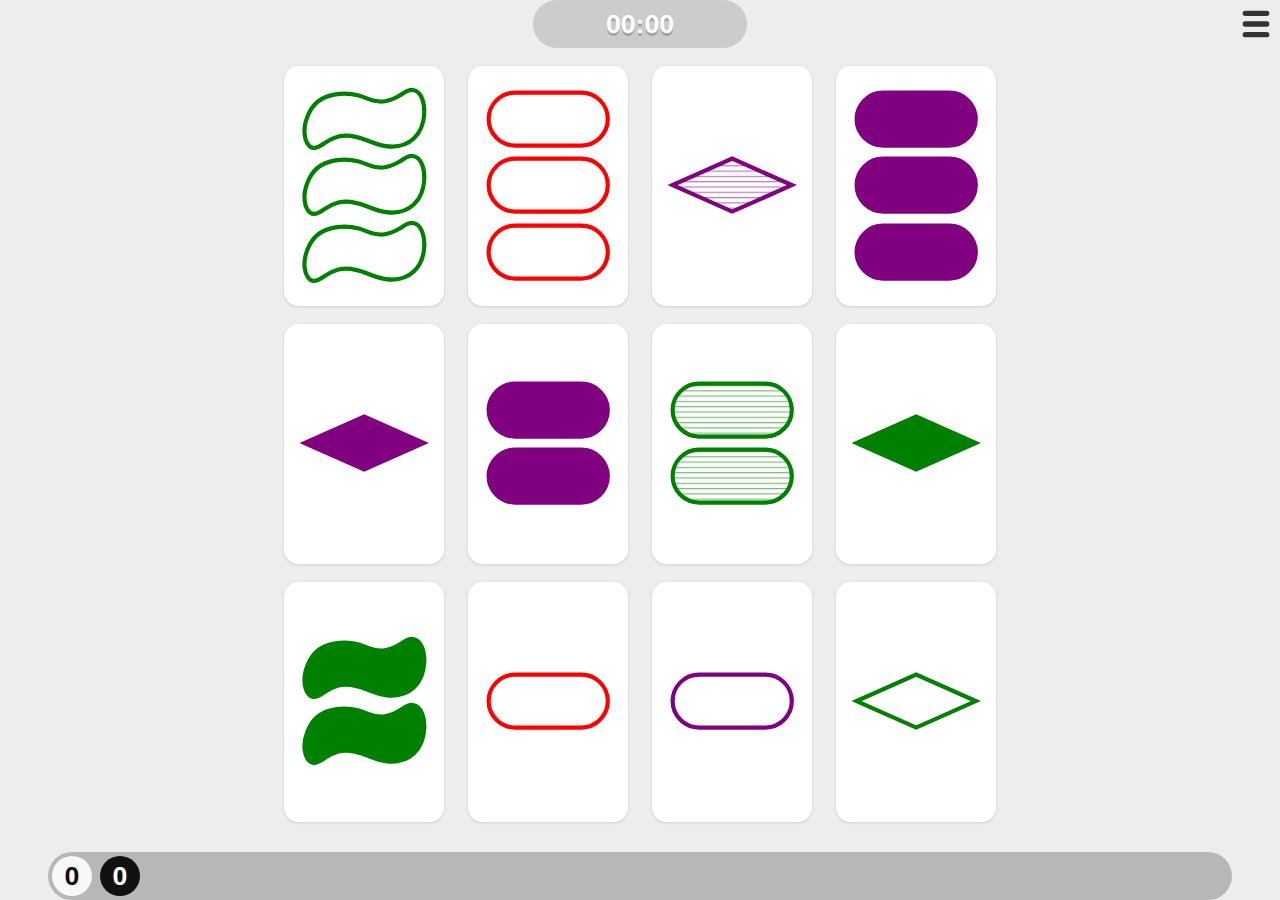
<file: v2/index.html>
<!DOCTYPE html>
<html>
	<meta charset="utf-8">
	<meta name="apple-mobile-web-app-capable" content="yes">
	<meta name="description" content="Free Multiplayer Online Set Card Game">
	<meta name="keywords" content="Set, Online, Game, Free, multiplayer, Card Game">
	<meta name="viewport" content="width=device-width, initial-scale=1, maximum-scale=1, user-scalable=no">
	<link rel="apple-touch-icon" sizes="152x152" href="apple-touch-icon.png">
	<link rel="shortcut icon" sizes="152x152" href="apple-touch-icon.png">
	<link rel="manifest" href="manifest.json">
<head>
    <title>Set - Online Card Game</title>
	<script src="js/timer.js"></script>
	<link href="css/widgets.css" rel="stylesheet" type="text/css"/>
	<link href="css/main.css" rel="stylesheet" type="text/css"/>
	<link rel="icon" type="image/png" href="icons/set3-64x64.png"/>

<style>
.red.stripes {
	fill: url(#red-stripes);
}
.purple.stripes {
	fill: url(#purple-stripes);
}
.green.stripes {
	fill: url(#green-stripes);
}

</style>
</head>

<body>
	<svg style="margin:0;padding:0;width:0;height:0;position:absolute;" id="svgroot">
		<defs>
			<pattern id="red-stripes" width="100" height="8" patternUnits="userSpaceOnUse">
				<rect x="0" y="0" width="100" height="8" style="fill:white"/>
				<line x1="0" y1="5" x2="100" y2="5" style="stroke:red;stroke-width:1"/>
			</pattern>
			<pattern id="purple-stripes" width="100" height="8" patternUnits="userSpaceOnUse">
				<rect x="0" y="0" width="100" height="8" style="fill:white"/>
				<line x1="0" y1="5" x2="100" y2="5" style="stroke:purple;stroke-width:1"/>
			</pattern>
			<pattern id="green-stripes" width="100" height="8" patternUnits="userSpaceOnUse">
				<rect x="0" y="0" width="100" height="8" style="fill:white"/>
				<line x1="0" y1="5" x2="100" y2="5" style="stroke:green;stroke-width:1"/>
			</pattern>
			<symbol id="rhomb" viewBox="0 0 200 100">
				<polygon points="10,50 100,90 190,50 100,10"/>
			</symbol>
			<symbol id="curve" viewBox="0 0 200 100">
				<path fill-rule="evenodd" clip-rule="evenodd" d="M10.029,73.672c-2.12-18.406,7.219-38.995,18.906-49.243
			C42.47,12.556,68.358,8.038,91.807,14.316c11.475,3.073,23.002,11.369,39.131,8.793c7.117-1.137,15.51-4.687,21.985-8.354
			c7.61-4.312,12.769-9.968,20.662-8.794c14.003,2.081,17.736,21.566,17.147,35.173c-1.327,30.703-21.781,54.83-58.035,49.684
			c-11.004-1.563-20.059-5.133-29.019-8.793c-11.257-4.602-26.929-9.902-42.648-5.717c-6.332,1.686-14.777,6.213-18.906,8.793
			c-3.593,2.248-11.866,9.15-18.905,8.354C14.687,92.492,10.908,81.309,10.029,73.672z"/>
			</symbol>
			<!--
			<path fill-rule="evenodd" id="curve" clip-rule="evenodd" d="M24.435,9.77c18.406-2.12,38.995,7.219,49.243,18.906
					C85.55,42.211,90.069,68.1,83.79,91.548c-3.073,11.475-11.369,23.002-8.793,39.131c1.137,7.117,4.687,15.51,8.354,21.985
					c4.312,7.61,9.968,12.769,8.794,20.662c-2.081,14.003-21.566,17.736-35.173,17.147c-30.704-1.327-54.83-21.781-49.684-58.035
					c1.563-11.004,5.132-20.059,8.793-29.019c4.601-11.257,9.901-26.929,5.716-42.648c-1.685-6.332-6.212-14.777-8.792-18.906
					C10.757,38.272,3.854,30,4.65,22.96C5.614,14.428,16.797,10.649,24.435,9.77z"/>
			-->
			<symbol id="pill" viewBox="0 0 200 100">
				<rect  x="10" y="10" width="180" height="80" rx="40" ry="40"/>
			</symbol>
			<symbol id="icon-cross" viewBox="0 0 400 400">
				<polygon points="341.921,87.363 313.637,59.079 200.5,172.216 87.363,59.079 59.079,87.363 172.216,200.5
					59.079,313.637 87.364,341.921 200.5,228.784 313.637,341.921 341.921,313.637 228.785,200.5 "/>
			</symbol>
			<symbol id="icon-check" viewBox="0 0 400 400">
				<polygon points="156.432,320.208 128.147,291.924 57.437,221.213 85.721,192.929 156.432,263.64 340.279,79.792
					368.563,108.076 "/>
			</symbol>
			<symbol id="icon-maximize" viewBox="0 0 32 32">
				<path d="M28,2h-6c-1.104,0-2,0.896-2,2s0.896,2,2,2h1.2l-4.6,4.601C18.28,10.921,18,11.344,18,12c0,1.094,0.859,2,2,2  c0.641,0,1.049-0.248,1.4-0.6L26,8.8V10c0,1.104,0.896,2,2,2s2-0.896,2-2V4C30,2.896,29.104,2,28,2z M12,18  c-0.641,0-1.049,0.248-1.4,0.6L6,23.2V22c0-1.104-0.896-2-2-2s-2,0.896-2,2v6c0,1.104,0.896,2,2,2h6c1.104,0,2-0.896,2-2  s-0.896-2-2-2H8.8l4.6-4.601C13.72,21.079,14,20.656,14,20C14,18.906,13.141,18,12,18z"/>
			</symbol>
			<symbol id="icon-minimize" viewBox="0 0 512 512">
				<path d="M320,224h96c17.7,0,32-14.3,32-32s-14.3-32-32-32h-19.2l73.6-73.6c5.1-5.1,9.6-11.9,9.6-22.4c0-17.5-13.7-32-32-32
					c-10.3,0-16.8,4-22.4,9.6L352,115.2V96c0-17.7-14.3-32-32-32s-32,14.3-32,32v96C288,209.7,302.3,224,320,224z"/>
				<path d="M64,480c10.3,0,16.8-4,22.4-9.6l73.6-73.6V416c0,17.7,14.3,32,32,32s32-14.3,32-32v-96c0-17.7-14.3-32-32-32H96
					c-17.7,0-32,14.3-32,32s14.3,32,32,32h19.2l-73.6,73.6c-5.1,5.1-9.6,11.9-9.6,22.4C32,465.5,45.7,480,64,480z"/>
			</symbol>
		</defs>

		<use x="0" y="0" xlink:href="#curve" id="symbol-curve"/>
		<use x="0" y="0" xlink:href="#pill" id="symbol-pill"/>
		<use x="0" y="0" xlink:href="#rhomb" id="symbol-rhomb"/>
	</svg>

	<div class="container" id="gameContainer">
    	<div id="gameBoard">
			<div id="columns"></div>
		</div>
    </div>
	<div id="controls">
		<!--<div id="counter"></div>-->
		<div class="control-buttons">
			<!-- <div class="button" id="btnHint" title="Hint">Hint</div> -->
			<div class="button" id="btnStart" title="New game">New game</div>
			<div class="button" id="btnSetup" title="Setup">Setup</div>
			<div class="button" id="btnTop" title="Top">Top results</div>
			<div class="button" id="btnReplay" title="Replay">Replay</div>
		</div>
	</div>



<div class="overlay" style="display:none">
	<div class="error" id="errorMessage">Oops!</div>
</div>

<div class="tooltip" id="toolbarTip" style="z-index:200"></div>

<!-- SETUP -->
<div class="overlay" style="display:none">
<div class="dialog" id="setupDialog">
	<div class="dialog-header">
		<span>Setup</span><span id="gameInfo"></span>
		<div class="close"><svg class="icon"><use xlink:href="#icon-cross"/></svg></div>
	</div>

	<div class="dialog-content">
		<p class="clearfix"><label>Keep score: </label><span class="check" id="keepScore"><svg class="icon" style="color:#993300"><use xlink:href="#icon-check"/></svg></span>
		</p>
		<p>Select number of players:</p>
		<div class="button">1</div>
		<div class="button">2</div>
		<div class="button">3</div>
		<div class="button">4</div>
		<div class="button">5</div>
		<div class="button">6</div>
	</div>
</div>
</div>

<!-- TOP RESULTS -->
<div class="overlay" style="display:none">
<div class="dialog" id="topResults">
	<div class="dialog-header"><span style="color:#fff;font-weight:bold">Top results</span>
		<div class="close"><svg class="icon"><use xlink:href="#icon-cross"/></svg></div>
	</div>

	<div class="dialog-content">
	<ol>
	</ol>
	<div class="button" id="clearResults">Clear</div>
	</div>
</div>
</div>

<div style="display:none" class="instruction" id="gameMessage"><span></span></div>

<div id="menuSwitch" class="corner-button">
	<svg width="24pt" height="24pt" viewBox="0 0 12 12">
		<rect x="1" y="1" width="10" rx="1" ry="1" height="2" />
		<rect x="1" y="5" width="10" rx="1" ry="1" height="2" />
		<rect x="1" y="9" width="10" rx="1" ry="1" height="2" /></svg>
</div>
<!--
<div id="maximizeBtn" class="corner-button" style="display:none">
	<svg width="24pt" height="24pt" >
		<use xlink:href="#icon-maximize"/>
	</svg>
</div>
-->
<div id="message">Message</div>

<script type="text/javascript" src="js/game.js"></script>
</body>

</html>
</file>
<file: v2/css/widgets.css>
.overlay {
	position: fixed;
	top: 0;
	left: 0;
	width: 100%;
	height: 100%;
	background-color:rgba(0,0,0,0.3);
	z-index: 500;
}
.dialog {
	overflow: hidden;
	position: absolute;
	top: 0;
	left: 0;
	outline: 0;
	/*display: none;*/
	border-radius: 6pt;
	box-shadow: 0 0 12pt 0 rgba(0, 0, 0, 0.4);
	z-index: 501;
}
#setupDialog {
	background-color: #333;
	color: #eee;
	border: 1px solid #222;
}
.dialog-content {
	position: relative;
	border: 0;
	padding: 6pt 12pt;
	background: none;
	overflow: auto;
	line-height: 24pt;
	font-size: 16pt;
	/*height: 100pt;*/

}
.dialog .dialog-header {
	float: left;
	white-space: nowrap;
	width: 100%;
	overflow: hidden;
	text-overflow: ellipsis;
	border-bottom: 1px solid #666;

	font-size: 16pt;
	line-height: 24pt;
	padding: 6pt 12pt;
}
.dialog .close {
	position: absolute;
	top: 0;
	right: 0;

	margin-top: 6pt;
	margin-right: 6pt;
	width: 24pt;
	height: 24pt;

	fill: #CCC;
	border: none;
	background: transparent;
}
.dialog .close:hover {
	background-color: #cc3300;
}
svg.icon {
	width: 100%;
	height: 100%;
}
.dialog .button {
	background-color: #666;
	border-radius: 6pt;
	padding: 6pt 12pt;
	color: #fff;
	text-align: center;
	box-sizing: border-box;
	cursor: pointer;
	font-size: 20pt;
	display: inline-block;
}
.dialog label {
	float: left;
	height: 24pt;
	line-height: 24pt;
	font-size: 15pt;
	margin-right: 6pt;
}
#gameInfo {
	text-align: center;
	font-size: .6em;
	line-height: 24pt;
	margin-left: 1em;
}
.clearfix {
	content: "";
	display: table;
	border-collapse: collapse;
	clear: both;
}
.dialog .check {
	width: 22pt;
	height: 22pt;
	border: 1px solid #666;
	border-radius: 3px;
	background-color: #555;
	float: left;
}
.check-off {
	fill: #666;
}
.check-on {
	fill: #0c0;
}
.error {
	position: absolute;
	box-sizing: border-box;
	height: 60pt;
	padding: 6pt;
	margin-top: -18pt;
	width: 80%;
	margin-left: 10%;
	left: 0;
	top: 50%;
	border-radius: 18pt;
	background-color: #cc3300;
	color: white;
	font-weight: bold;
	font-family: sans-serif;
	text-align: center;
	line-height: 48pt;
	font-size: 36pt;
	z-index: 501;
}
.overlay .error {
	opacity: 1;
}

.tooltip {
	font-family: 'Roboto Condensed', sans-serif;
	position: absolute;
  	/*width: 100pt;*/
  	color: #222;
  	background: #000;
  	height: 30pt;
	line-height: 30pt;
	text-align: center;
	border-radius: 6pt;
	font-size: 16pt;
	visibility: hidden;
	box-sizing: border-box;
	margin-left: -12pt;
	padding-left: 8pt;
	padding-right: 8pt;
	color: #eee;
}
.tooltip-success {
	color: #baed91;
}

.tooltip-error {
	color: #fea3aa;
}
.tooltip:after {
  	content: '';
	position: absolute;
	left: 100%;
	top: 50%;
	margin-top: -6pt;
	width: 0;
	height: 0;
	border-top: 6pt solid transparent;
	border-bottom: 6pt solid transparent;
	border-left: 12pt solid #000;
	border-right: 12pt solid transparent;
}
#gameMessage > span {
	display: inline-block;
	font-size: 16pt;
	text-align: center;
	line-height: 24pt;
	width: 100%;
}
.instruction {
	box-sizing: border-box;
	position: absolute;
	padding: 6pt;
	height: auto;
	width: calc(100% - 72pt);
	top: 50%;
	margin-top: -18pt;
	margin-left: 36pt;
	margin-right: 36pt;
	border-radius: 12pt;
}
.instruction.red {
	background-color: rgba(153, 51, 51, 1);
	color: #EEE;
}
.instruction.normal {
	background-color: rgba(0, 0, 0, 1);
	color: #EEE;
}
.instruction.green {
	background-color: #baed91;
	color: #000;
}
/*
 * Timer
 */
.game-timer {
	position: absolute;
	border-radius: 18pt;
	height: 36pt;
	padding: 3pt 18pt;
	color: #fff;
	background-color: #CCC;
	font-family: sans-serif;
	font-size: 20pt;
	line-height: 30pt;
	font-weight: bold;
	box-sizing: border-box;
	width: 8em;
	top: 0;
	left: 50%;
	margin-left: -4em;
	z-index: 101;
	text-align: center;
	text-shadow: 0 0.1em rgba(0, 0, 0, 0.2);
	cursor: pointer;
}

@keyframes zoom {
	0% {
	}
	10% {
		top: 50%;
		margin-top: -18pt;
		width: 16em;
		margin-left: -8em;
	}
	90% {
		top: 50%;
		margin-top: -18pt;
		width: 16em;
		margin-left: -8em;
	}
	100% {
	}
}
#topResults {
	background-color: #333;
	color: #eee;
	border: 1px solid #222;
	max-width: 100%;
	height: 360pt;
}
#topResults ol {
	margin: 0;
	padding-top: 0;
	padding-bottom: 0;
}
#topResults ol li {
	font-size: 16pt;
	line-height: 24pt;
	margin: 0;
	padding: 0;
	color: #ddd;
}
#topResults .date {
	float: right;
	width: 50%;
	text-align: left;
}
#topResults li.current {
	color: #ffa837;
	font-weight: bold;
}
</file>
<file: v2/css/main.css>
body {
		background-color: #eeeded;
		font-family: 'Roboto Condensed', sans-serif;
		margin: 0;
		padding: 0;
	}
	.container {
		position: absolute;
		top: 0;
		left: 0;
		width: 100%;
		height: 100%;
		background-color: #eeeded;
		padding-left: 36pt;
		padding-right: 36pt;
		padding-top: 36pt;
		padding-bottom: 36pt;
		box-sizing: border-box;
	}

	#gameBoard {
		position: relative;
		width: 100%;
		height: 100%;
		box-sizing: border-box;
		background-color: #eeeded;
	}
	#columns {
		width: auto;
		margin-right: auto;
		margin-left: auto;
	}
	#gameBoard .column {
		display: inline-block;
	}
	#gameBoard .cardHolder {
		width: 100%;
		height: 240px;
		margin-bottom: 10px;
		margin-top: 10px;
		position: relative;
	}
	.card {
		position: absolute;
		top: 0;
		left: 0;
		box-sizing: border-box;
		border: 1px solid #FFF;
		box-shadow: 0 1px 3px rgba(0, 0, 0, 0.12);
		text-align: center;
		background-color: white;
		padding: 12% 8%; /*.9em .6em*/
	}
	.card.animate {
		animation: card-slide 400ms ease-out;
		-webkit-animation: card-slide 400ms ease-out;
	}
	@keyframes card-slide {
		0% {
			margin-left: -25%;
			opacity: 0;
		}
		100% {
			margin-left: 0;
			opacity: 1;
		}
	}
	@-webkit-keyframes card-slide {
		0% {
			margin-left: -25%;
			opacity: 0;
		}
		100% {
			margin-left: 0;
			opacity: 1;
		}
	}

	.selected {
		/*border-color: black;*/
		/*background-color: lightgray;*/
		box-shadow: 0 10px 20px rgba(0,0,0,0.19);
		background-color: #AAA;
	}
	.wrong-selection {
		box-shadow: 0 10px 20px rgba(0,0,0,0.19);
		background-color: #A00;
	}
	.hint {
		background-color: #ec0;
	}
	.card:after {
		content: "";
		display: table;
		clear: both;
	}
	.player-area {
		position: absolute;
		border-radius: 18pt;
		background-color: #b8b6b6;
		font-family: sans-serif;
		font-size: 20pt;
		font-weight: bold;
		box-sizing: border-box;
	}
	.player-timer {
		position: absolute;
		background-color: #fff;
	}
	.player-top .player-timer {
		left: 0; top: 0; border-radius: 18pt 0 0 18pt; height: 36pt;}
	.player-bottom .player-timer {
		right: 0; top: 0; border-radius: 0 18pt 18pt 0; height: 36pt;}
	.player-left .player-timer {
		left: 0; bottom: 0; border-radius: 0 0 18pt 18pt; width: 36pt;}
	.player-right .player-timer {
		left: 0; top: 0; border-radius: 18pt 18pt 0 0; width: 36pt;}

	.player-contents div {
		/*
		position: absolute;
		line-height: 36pt;
		color: #222;
		*/
		float: left;

	}
	.player-contents {
		position: absolute;
	}

	.player-top,
	.player-bottom {
		height: 36pt;
		min-width: 72pt;
	}
	.player-right,
	.player-left {
		width: 36pt;
		min-height: 72pt;
	}

	.player-bottom > .player-contents {
		top: 0;
		left: 0;
	}
	.player-left > .player-contents {
		top: 0;
		left: 0;
	}
	.player-right > .player-contents {
		bottom: 0;
		left: 0;
	}
	.player-top > .player-contents {
		right: 0;
		top: 0;
	}

	.player-left > .player-contents div {
		transform: rotate(90deg);
	}
	.player-right > .player-contents div {
		transform: rotate(-90deg);
		bottom: 0;
	}
	.player-top > .player-contents div {
		transform: rotate(180deg);
	}

	.player-left {
		left: 0;
	}
	.player-right {
		right: 0;
	}
	.player-top {
		top: 0;
	}
	.player-bottom {
		bottom: 0;
	}
	.player-area .win-counter,
	.player-area .fail-counter {
		min-width: 30pt;
		min-height: 30pt;
		margin: 3pt;
		border-radius: 15pt;
		box-sizing: border-box;
		line-height: 30pt;
		text-align: center;
		font-size: 20pt;
		font-weight: bold;
	}
	.player-area .fail-counter {
		/*background-color: #111;*/
		background: #111;
		color: #fff;
	}
	.player-area .win-counter {
		background: #f8f8f8;
		/*background-color: #fff;*/
		color: #111;
	}
	.player-area.clicked {
		background-color: #baed91;
	}
	.player-area.queue {
		background-color: #faf884;
	}

	.player-area.winner {
		background: #f8b500;
	}

	.corner-button {
		position: absolute;
		width: 36pt;
		height: 36pt;
		box-sizing: border-box;
		z-index: 100;
		padding: 6pt;
		cursor: pointer;
	}
	.corner-button svg {
		fill: #333;
	}
	#menuSwitch {
		top: 0;
		right: 0;
	}
	#maximizeBtn {
		top: 0;
		left: 0;
	}
	#controls {
		position: absolute;
		top: 36pt;
		right: 36pt;
		width: 200pt;
		/*height: 50%;*/
		padding: 12pt;
		background-color: #333;
		display: none;
		/*box-shadow: 1pt 1pt 0 1pt rgba(0, 0, 0, 0.2);*/
		box-shadow: 0 10px 20px rgba(0,0,0,0.19);
		border-radius: 3px;
		z-index: 100;
	}

	#controls .button {
		width: 100%;
		margin: 0;
		background-color: #666;
		border-radius: 3pt;
		padding: 6pt;
		color: #fff;
		text-align: center;
		box-sizing: border-box;
		cursor: pointer;
		font-size: 20pt;
	}
	#controls .button:nth-child(n+2) {
		margin-top: 6pt;
	}
	#controls .button.error {
		background-color: #c00;
	}
	#controls .button.disabled {
		color: #999;
	}

	#counter {
		width: 80%;
		margin: 6pt 10% 0 10%;
		text-align: center;
		font-size: 20pt;
		font-weight: bold;
		font-family: sans-serif;
		color: #fffaf0;
	}
	.red {
		stroke: red;
	}
	.purple {
		stroke: purple;
	}
	.green {
		stroke: green;
	}
	.empty {
		fill: white;
	}
	.red.filled {
		fill: red;
	}

	.purple.filled {
		fill: purple;
	}

	.green.filled {
		fill: green;
	}
	.group {
		position: relative;
	}
	.group2 {
		top: 16.5%;
	}
	.group1 {
		top: 33%;
	}
	.symbol {
		stroke-width:4%;
		margin: 0;
		padding: 0;
		display: block;
		width: 100%;
		height: 33%;
	}
	.card .group {
		width: 100%;
	}

	#message {
		width: 50%;
		position: absolute;
		top: -36pt;
		left: 25%;
		height: 36pt;
		background-color: #ec0;
		color: #333;
		font-family: sans-serif;
		font-weight: bold;
		box-sizing: border-box;
		padding: 6pt 12pt;
		line-height: 24pt;
		font-size: 16pt;
		text-align: center;
		border-radius: 0 0 12pt 12pt;
		z-index: 200;
	}
	.card svg {
		width: 100%;
	}
	.card svg use {
		width: 100%;
	}
	/* IE bug */
	svg use { pointer-events:none; }

	.noselect {
		-webkit-touch-callout: none;
		  -webkit-user-select: none;
		   -khtml-user-select: none;
			 -moz-user-select: none;
			  -ms-user-select: none;
				  user-select: none;
	}
</file>
